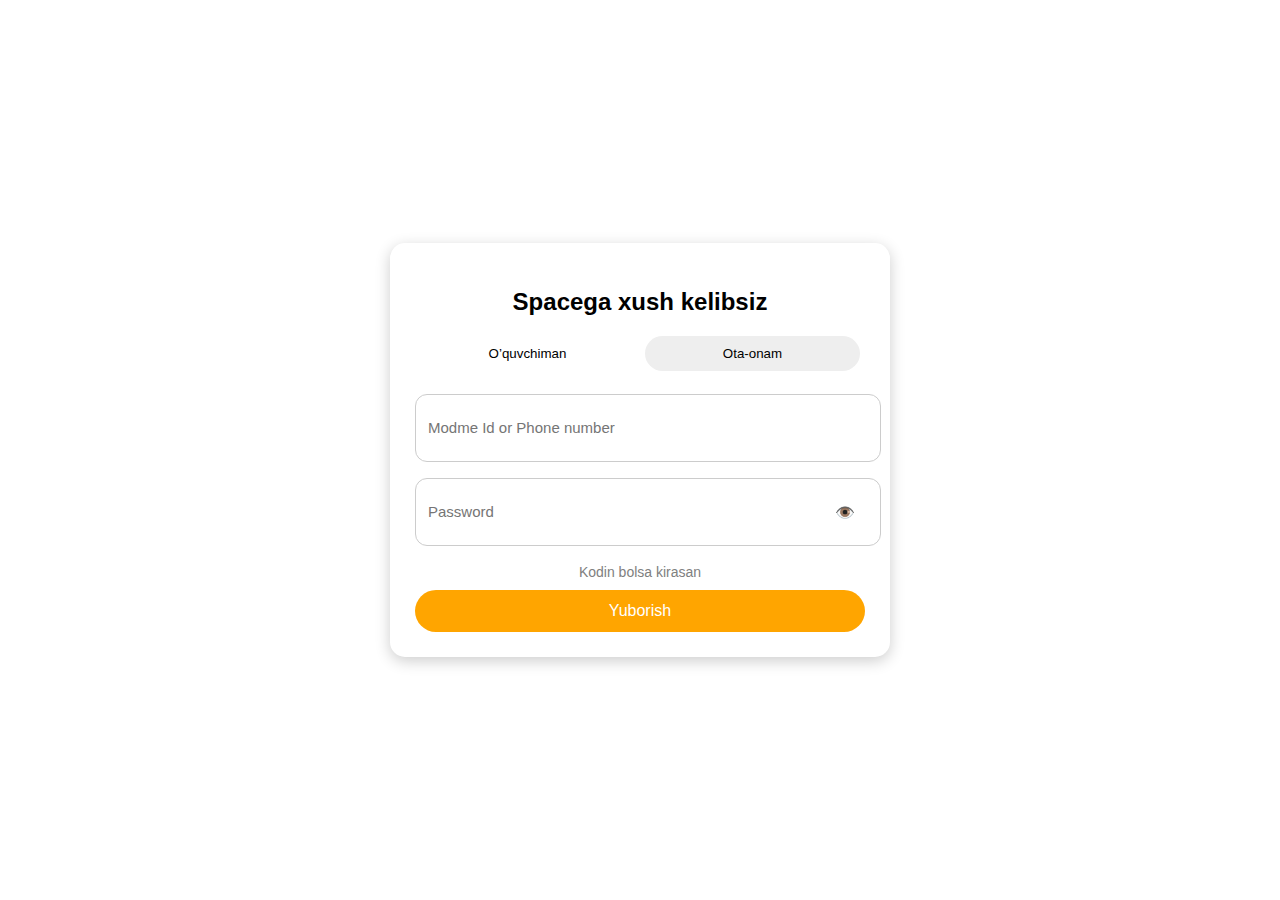
<file: index.html>
<!DOCTYPE html>
<html lang="uz">
<head>
  <meta charset="UTF-8">
  <meta name="viewport" content="width=device-width, initial-scale=1.0">
  <title>Space Login</title>
  <link rel="stylesheet" href="style.css">
</head>
<body>
  <div class="container">
    <div class="login-card">
      <h2>Spacega xush kelibsiz</h2>

      <div class="role-switch">
        <button class="active">O’quvchiman</button>
        <button>Ota-onam</button>
      </div>

      <input type="text" placeholder="Modme Id or Phone number" id="username"/>
      <div class="password-box">
        <input type="password" placeholder="Password" id="password"/>
        <span class="eye-icon">👁️</span>
      </div>

      <p class="qr-text">Kodin bolsa kirasan</p>
      <button class="submit-btn" id="loginBtn">Yuborish</button>
    </div>
  </div>

  <script src="script.js"></script>
</body>
</html>
</file>
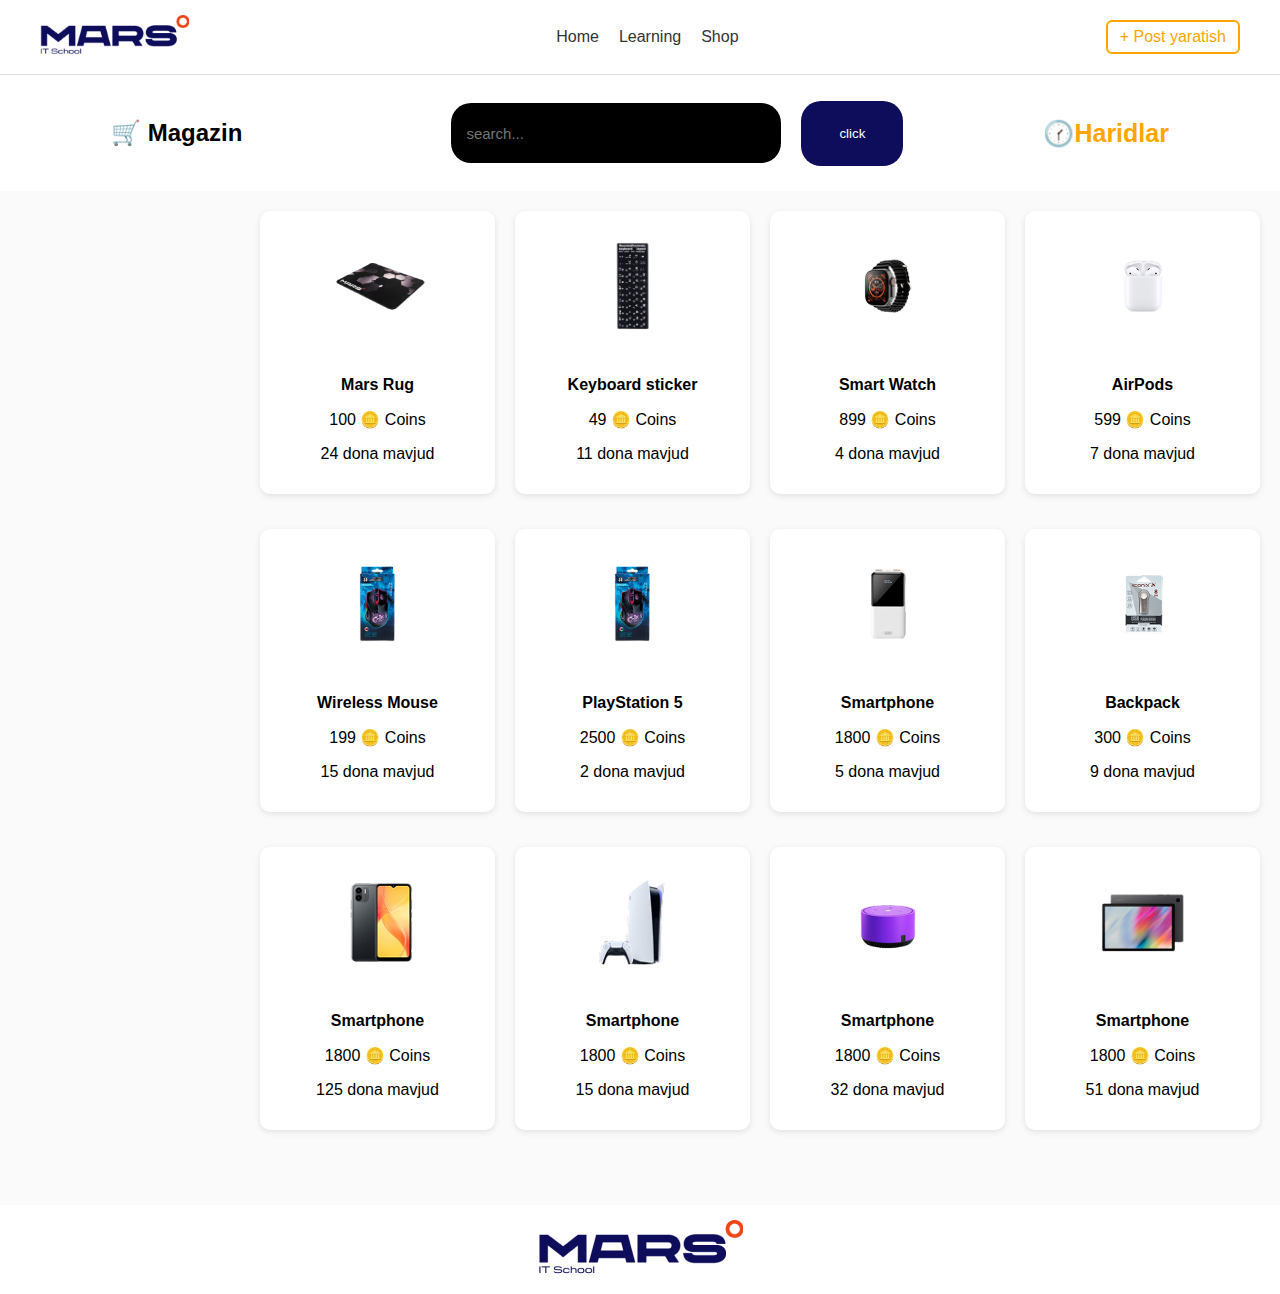
<file: dashboard.html>
<!DOCTYPE html>
<html lang="en">
<head>
  <meta charset="UTF-8">
  <meta name="viewport" content="width=device-width, initial-scale=1.0">
  <title>MARS Shop</title>
  <link rel="stylesheet" href="dash.css">
</head>
<body>

  <header>
    <div class="logo"><img src="image 2 (8).png" alt=""></div>
    <nav>
      <ul>
        <li>Home</li>
        <li>Learning</li>
        <li>Shop</li>
      </ul>
    </nav>
    <div class="post-btn">+ Post yaratish</div>
  </header>

  <section>
    <div class="dde">
      <h2 class="wee">🛒 Magazin</h2>
      <input type="text" placeholder="search..." class="in1">
      <button class="btn3">click</button>
      <p class="pop">🕜Haridlar</p>
    </div>

    <div class="products">

      <div class="card">
        <img src="image 10 (1).png" alt="Mars Rug">
        <h3>Mars Rug</h3>
        <p>100 🪙 Coins</p>
        <p>24 dona mavjud</p>
      </div>

      <div class="card">
        <img src="image 22 (1).png" alt="Keyboard Sticker">
        <h3>Keyboard sticker</h3>
        <p>49 🪙 Coins</p>
        <p>11 dona mavjud</p>
      </div>

      <div class="card">
        <img src="image 23 (1).png" alt="Smart Watch">
        <h3>Smart Watch</h3>
        <p>899 🪙 Coins</p>
        <p>4 dona mavjud</p>
      </div>

      <div class="card">
        <img src="image 26 (1).png" alt="AirPods">
        <h3>AirPods</h3>
        <p>599 🪙 Coins</p>
        <p>7 dona mavjud</p>
      </div>

      <div class="card">
        <img src="image 25 (1).png" alt="Wireless Mouse">
        <h3>Wireless Mouse</h3>
        <p>199 🪙 Coins</p>
        <p>15 dona mavjud</p>
      </div>

      <div class="card">
        <img src="image 25 (1).png" alt="PlayStation 5">
        <h3>PlayStation 5</h3>
        <p>2500 🪙 Coins</p>
        <p>2 dona mavjud</p>
      </div>

      <div class="card">
        <img src="image 27 (1).png" alt="Smartphone">
        <h3>Smartphone</h3>
        <p>1800 🪙 Coins</p>
        <p>5 dona mavjud</p>
      </div>

      <div class="card">
        <img src="image 28 (1).png" alt="Backpack">
        <h3>Backpack</h3>
        <p>300 🪙 Coins</p>
        <p>9 dona mavjud</p>
      </div>

      <div class="card">
        <img src="image 29 (1).png" alt="Smartphone">
        <h3>Smartphone</h3>
        <p>1800 🪙 Coins</p>
        <p>125 dona mavjud</p>
      </div>

      <div class="card">
        <img src="image 30 (1).png" alt="Smartphone">
        <h3>Smartphone</h3>
        <p>1800 🪙 Coins</p>
        <p>15 dona mavjud</p>
      </div>

      <div class="card">
        <img src="image 31 (1).png" alt="Smartphone">
        <h3>Smartphone</h3>
        <p>1800 🪙 Coins</p>
        <p>32 dona mavjud</p>
      </div>

      <div class="card">
        <img src="image 32 (1).png" alt="Smartphone">
        <h3>Smartphone</h3>
        <p>1800 🪙 Coins</p>
        <p>51 dona mavjud</p>
      </div>


    </div>
  </section>

  <footer>
    <img src="image 2 (8).png" alt="">
  </footer>

  <script src="script.js"></script>
</body>
</html>
</file>
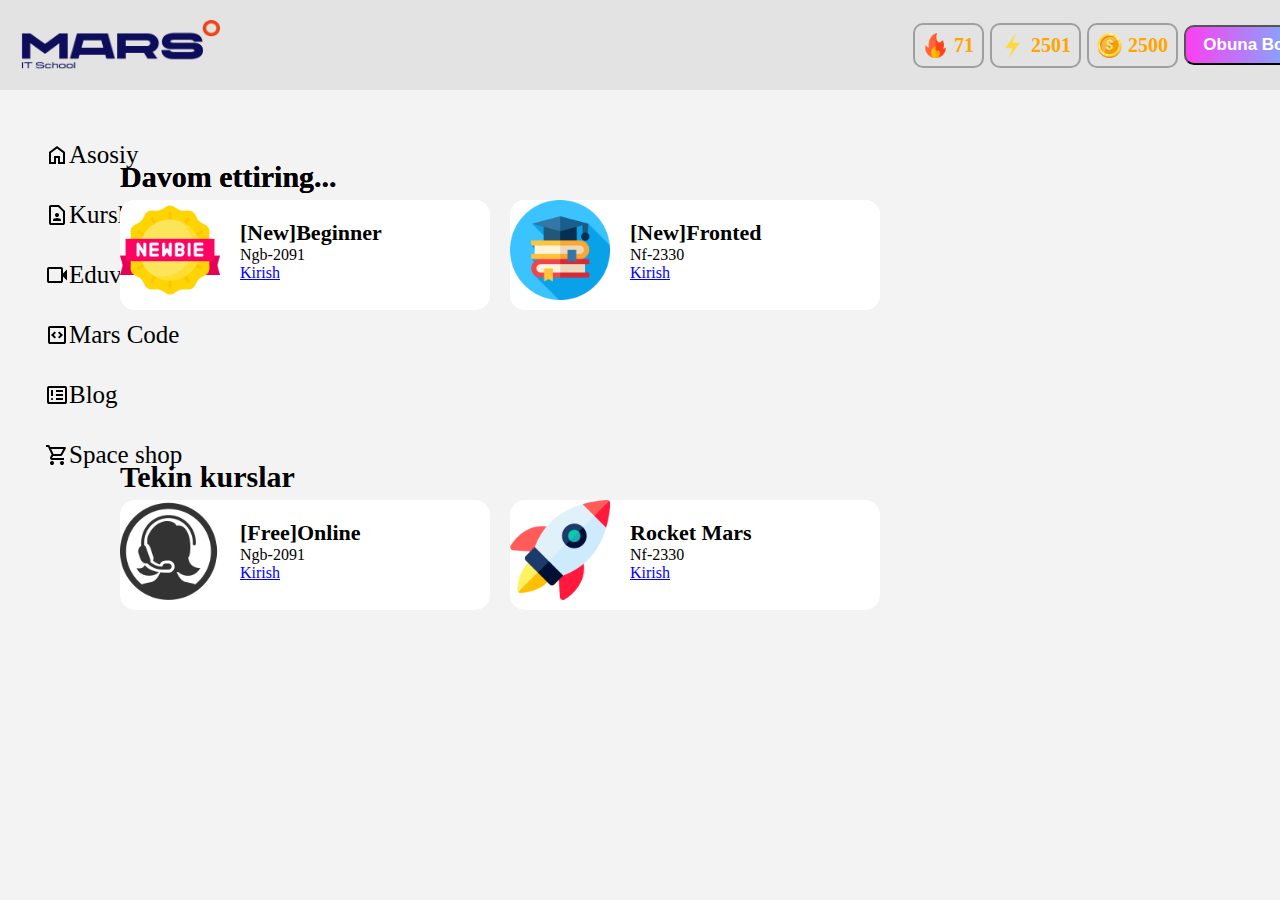
<file: second.html>
<!DOCTYPE html>
<html lang="en">
<head>
    <meta charset="UTF-8">
    <meta name="viewport" content="width=device-width, initial-scale=1.0">
    <title>Document</title>
    <link rel="stylesheet" href="second.css">
</head>
<body>
    <header class="header">
        <nav class="nav">
        <img class="logo" src="mars-icon.png" alt="">
        <div class="elements">
            <span><img src="fire.png" alt="">71</span>
            <span><img src="light.png" alt="">2501</span>
            <span><img src="dollar.png" alt="">2500</span>
            <button class="nav-btn">Obuna Boling</button>
            <button id="logout" class="logout">Log Out</button>
        </div>
        </nav> 
        <div class="header-elements">
        <div class="Menular">
            <ul class="menu">
            <li><svg xmlns="http://www.w3.org/2000/svg" height="24px" viewBox="0 -960 960 960" width="24px" fill="#000000"><path d="M240-200h120v-240h240v240h120v-360L480-740 240-560v360Zm-80 80v-480l320-240 320 240v480H520v-240h-80v240H160Zm320-350Z"/></svg>Asosiy</li>
            <li><svg xmlns="http://www.w3.org/2000/svg" height="24px" viewBox="0 -960 960 960" width="24px" fill="#000000"><path d="M480-400q33 0 56.5-23.5T560-480q0-33-23.5-56.5T480-560q-33 0-56.5 23.5T400-480q0 33 23.5 56.5T480-400ZM320-240h320v-23q0-24-13-44t-36-30q-26-11-53.5-17t-57.5-6q-30 0-57.5 6T369-337q-23 10-36 30t-13 44v23ZM720-80H240q-33 0-56.5-23.5T160-160v-640q0-33 23.5-56.5T240-880h320l240 240v480q0 33-23.5 56.5T720-80Zm0-80v-446L526-800H240v640h480Zm-480 0v-640 640Z"/></svg>Kurslarim</li>
            <li><svg xmlns="http://www.w3.org/2000/svg" height="24px" viewBox="0 -960 960 960" width="24px" fill="#000000"><path d="M160-160q-33 0-56.5-23.5T80-240v-480q0-33 23.5-56.5T160-800h480q33 0 56.5 23.5T720-720v180l160-160v440L720-420v180q0 33-23.5 56.5T640-160H160Zm0-80h480v-480H160v480Zm0 0v-480 480Z"/></svg>Eduverse</li>
            <li><svg xmlns="http://www.w3.org/2000/svg" height="24px" viewBox="0 -960 960 960" width="24px" fill="#000000"><path d="m384-336 56-57-87-87 87-87-56-57-144 144 144 144Zm192 0 144-144-144-144-56 57 87 87-87 87 56 57ZM200-120q-33 0-56.5-23.5T120-200v-560q0-33 23.5-56.5T200-840h560q33 0 56.5 23.5T840-760v560q0 33-23.5 56.5T760-120H200Zm0-80h560v-560H200v560Zm0-560v560-560Z"/></svg>Mars Code</li>
            <li><svg xmlns="http://www.w3.org/2000/svg" height="24px" viewBox="0 -960 960 960" width="24px" fill="#000000"><path d="M280-280q17 0 28.5-11.5T320-320q0-17-11.5-28.5T280-360q-17 0-28.5 11.5T240-320q0 17 11.5 28.5T280-280Zm-40-160h80v-240h-80v240Zm200 160h280v-80H440v80Zm0-160h280v-80H440v80Zm0-160h280v-80H440v80ZM160-120q-33 0-56.5-23.5T80-200v-560q0-33 23.5-56.5T160-840h640q33 0 56.5 23.5T880-760v560q0 33-23.5 56.5T800-120H160Zm0-80h640v-560H160v560Zm0 0v-560 560Z"/></svg>Blog</li>
            <li><svg xmlns="http://www.w3.org/2000/svg" height="24px" viewBox="0 -960 960 960" width="24px" fill="#000000"><path d="M280-80q-33 0-56.5-23.5T200-160q0-33 23.5-56.5T280-240q33 0 56.5 23.5T360-160q0 33-23.5 56.5T280-80Zm400 0q-33 0-56.5-23.5T600-160q0-33 23.5-56.5T680-240q33 0 56.5 23.5T760-160q0 33-23.5 56.5T680-80ZM246-720l96 200h280l110-200H246Zm-38-80h590q23 0 35 20.5t1 41.5L692-482q-11 20-29.5 31T622-440H324l-44 80h480v80H280q-45 0-68-39.5t-2-78.5l54-98-144-304H40v-80h130l38 80Zm134 280h280-280Z"/></svg><a style="color: black; text-decoration: none;" href="dashboard.html">Space shop</a></li>
        </ul>
        </div>        
        <div class="kurslar">
            <h4>Davom ettiring...</h4>
            <div class="card">
                <div class="card_img"><img src="newbie.png" alt=""></div>
                <div class="card_text"><h3>[New]Beginner</h3>
                    <p>Ngb-2091</p>
                    <a style="list-style: none; color: blue;"   href="">Kirish</a>
                </div>
            </div>
            <div class="card">
                <div class="card_img"><img src="studying.png" alt=""></div>
                <div class="card_text"><h3>[New]Fronted</h3>
                    <p>Nf-2330</p>
                    <a style="list-style: none; color: blue;"   href="">Kirish</a>
                </div>
            </div>
            </div>
            <div class="kurslar">
            <h4>Davom ettiring...</h4>
            <div class="card">
                <div class="card_img"><img src="newbie.png" alt=""></div>
                <div class="card_text"><h3>[New]Beginner</h3>
                    <p>Ngb-2091</p>
                    <a style="list-style: none; color: blue;"   href="">Kirish</a>
                </div>
            </div>
            <div class="card">
                <div class="card_img"><img src="studying.png" alt=""></div>
                <div class="card_text"><h3>[New]Fronted</h3>
                    <p>Nf-2330</p>
                    <a style="list-style: none; color: blue;"   href="">Kirish</a>
                </div>
            </div>
            </div>
            <div class="kurslar2">
                <h4>Tekin kurslar</h4>
                <div class="card">
                    <div class="card_img"><img src="circle.png" alt=""></div>
                    <div class="card_text"><h3>[Free]Online</h3>
                        <p>Ngb-2091</p>
                        <a style="list-style: none; color: blue;"   href="">Kirish</a>
                    </div>
                </div>
                <div class="card">
                    <div class="card_img"><img src="rocket.png" alt=""></div>
                    <div class="card_text"><h3>Rocket Mars</h3>
                        <p>Nf-2330</p>
                        <a style="list-style: none; color: blue;"   href="">Kirish</a>
                    </div>
                </div>
                </div>
        </div>  
    </header>

</body>
</html>
</file>
<file: style.css>
body {
  margin: 0;
  font-family: Arial, sans-serif;
}

.container {
  display: flex;
  justify-content: center;
  align-items: center;
  height: 100vh;
  background: url("https://imgcdn.stablediffusionweb.com/2024/9/12/0bcd91cd-5995-46c1-9464-da6f4f62c017.jpg") center/cover fixed;
}

.login-card {
  width: 450px;
  padding: 25px;
  border-radius: 15px;
  background: white;
  text-align: center;
  box-shadow: 0 4px 15px rgba(0, 0, 0, 0.2);
}

.role-switch {
  display: flex;
  justify-content: space-around;
  margin-bottom: 15px;
}

.role-switch button {
  flex: 1;
  padding: 10px;
  margin: 0 5px;
  border: none;
  border-radius: 20px;
  background: #eee;
  cursor: pointer;
  transition: 0.3s;
}

.role-switch button.active {
  background: rgb(255, 255, 255);
  color: rgb(0, 0, 0);
}

input {
  width: 440px;
  height: 42px;
  margin: 8px 0;
  padding: 12px;
  border-radius: 12px;
  border: 1.5px solid #ccc;
  font-size: 15px;
  outline: none;
  transition: 0.3s;
}

input:focus {
  border-color: orange;
  box-shadow: 0 0 5px rgba(255, 165, 0, 0.5);
}

.password-box {
  position: relative;
}

.eye-icon {
  position: absolute;
  right: 10px;
  top: 50%;
  transform: translateY(-50%);
  cursor: pointer;
}

.qr-text {
  margin: 10px 0;
  font-size: 14px;
  color: gray;
  cursor: pointer;
}

.submit-btn {
  width: 100%;
  padding: 12px;
  border: none;
  border-radius: 25px;
  background: orange;
  color: white;
  font-size: 16px;
  cursor: pointer;
  transition: 0.3s;
}

.submit-btn:hover {
  background: darkorange;
}

.dashboard {
  display: flex;
  height: 100vh;
  background: url("https://mars.nasa.gov/system/news_items/main_images/9695_mars20220805_PIA25771-web.jpg") center/cover fixed;
}

.sidebar {
  width: 200px;
  padding: 15px;
  background: orange;
  color: white;
}

.main-content {
  flex: 1;
  padding: 20px;
  color: white;
}

.card {
  background: rgba(0, 0, 0, 0.6);
  padding: 15px;
  border-radius: 10px;
  margin-bottom: 15px;
}
</file>
<file: dash.css>
body {
    margin: 0;
    font-family: Arial, sans-serif;
  }
  
  .container {
    display: flex;
    justify-content: center;
    align-items: center;
    height: 100vh;
    background: url("https://imgcdn.stablediffusionweb.com/2024/9/12/0bcd91cd-5995-46c1-9464-da6f4f62c017.jpg") center/cover fixed;
  }
  
  .login-card {
    width: 350px;
    padding: 25px;
    border-radius: 15px;
    background: white;
    text-align: center;
    box-shadow: 0 4px 15px rgba(0, 0, 0, 0.2);
  }
  
  .role-switch {
    display: flex;
    justify-content: space-around;
    margin-bottom: 15px;
  }
  
  .role-switch button {
    flex: 1;
    padding: 10px;
    margin: 0 5px;
    border: none;
    border-radius: 20px;
    background: #eee;
    cursor: pointer;
    transition: 0.3s;
  }
  
  .role-switch button.active {
    background: rgb(255, 255, 255);
    color: rgb(0, 0, 0);
  }
  
  input {
    width: 100%;
    margin: 8px 0;
    padding: 12px;
    border-radius: 12px;
    border: 1.5px solid #ccc;
    font-size: 15px;
    outline: none;
    transition: 0.3s;
  }
  
  input:focus {
    border-color: orange;
    box-shadow: 0 0 5px rgba(255, 165, 0, 0.5);
  }
  
  .password-box {
    position: relative;
  }
  
  .eye-icon {
    position: absolute;
    right: 10px;
    top: 50%;
    transform: translateY(-50%);
    cursor: pointer;
  }
  
  .qr-text {
    margin: 10px 0;
    font-size: 14px;
    color: gray;
    cursor: pointer;
  }
  
  .submit-btn {
    width: 100%;
    padding: 12px;
    border: none;
    border-radius: 25px;
    background: orange;
    color: white;
    font-size: 16px;
    cursor: pointer;
    transition: 0.3s;
  }
  
  .submit-btn:hover {
    background: darkorange;
  }
  
  .dashboard {
    display: flex;
    height: 100vh;
    background: url("https://mars.nasa.gov/system/news_items/main_images/9695_mars20220805_PIA25771-web.jpg") center/cover fixed;
  }
  
  .sidebar {
    width: 200px;
    padding: 15px;
    background: orange;
    color: white;
  }
  
  .main-content {
    flex: 1;
    padding: 20px;
    color: white;
  }
  
  .card {
    background: rgba(0, 0, 0, 0.6);
    padding: 15px;
    border-radius: 10px;
    margin-bottom: 15px;
  }
  


  body {
    margin: 0;
    font-family: Arial, sans-serif;
    background: #fafafa;
  }
  
  header {
    background: white;
    padding: 15px 40px;
    display: flex;
    justify-content: space-between;
    align-items: center;
    border-bottom: 1px solid #ddd;
  }
  
  header .logo img {
    height: 40px;
  }
  
  nav ul {
    display: flex;
    list-style: none;
    gap: 20px;
    margin: 0;
    padding: 0;
  }
  
  nav ul li {
    font-weight: 500;
    color: #333;
    cursor: pointer;
  }
  
  nav ul li.active {
    color: #e65100;
    border-bottom: 2px solid #e65100;
  }
  
  .post-btn {
    border: 2px solid orange;
    padding: 6px 12px;
    border-radius: 6px;
    color: orange;
    cursor: pointer;
  }
  
  /* 🔧 Magazin bo‘limi tekis holatda */
  .dde {
    display: flex;
    align-items: center;
    justify-content: center;
    gap: 20px;
    padding: 20px;
    background: white;
    width: 100%;
    box-sizing: border-box;
  }
  
  .wee {
    margin: 0;
    font-size: 24px;
    margin-right: 189px;
  }
  
  .in1 {
    width: 300px;
    height: 60px;
    border-radius: 20px;
    background-color: black;
    color: white;
    border: none;
    padding: 0 15px;
  }
  
  .btn3 {
    height: 65px;
    width: 102px;
    padding: 0 20px;
    border-radius: 20px;
    background-color: #0D0D5B;
    color: white;
    border: none;
    cursor: pointer;
  }
  .btn3:hover{
    background-color: #e65100;
  }
  
  .pop {
    margin: 0;
    font-weight: 600;
    color: orange;
    margin-left: 120px;
    font-size: 25px;
  }
  
  .products {
    display: grid;
    grid-template-columns: repeat(auto-fit, minmax(200px, 1fr));
    gap: 20px;
    padding: 20px 40px;
    width: 1000px;
    margin-left: 220px;
  }
  
  .card {
    background: white;
    border-radius: 10px;
    box-shadow: 0 2px 6px rgba(0,0,0,0.1);
    padding: 15px;
    text-align: center;
  }
  
  .card img {
    width: 120px;
    height: 120px;
    object-fit: contain;
    margin-bottom: 10px;
  }
  
  .card h3 {
    font-size: 16px;
    margin-bottom: 5px;
  }
  
  footer {
    text-align: center;
    background: #ffffff;
    color: white;
    padding: 15px;
    margin-top: 40px;
  }
</file>
<file: second.css>
*{
    margin: 0;
    padding: 0;
    box-sizing: border-box;
    list-style: none;
}
body{
    background-color: rgb(243, 243, 243);
}
.header{
    width: 1440px;
    margin: 0 auto;

}
.nav{
    width: 100%;
    background-color: rgb(227, 227, 227);
    display: flex;
    justify-content: space-between;
    padding: 20px;
    align-items: center;

}
.logo{
    width: 200px;
    height: 50px;
}
span{
    font-size: 20px;
    border: solid 2px rgb(159, 159, 159);
    padding: 8px;
    color: orange;
    border-radius: 10px;
    font-weight: 600;
    display: inline-flex;
    align-items: center;
    gap: 6px; 
}
.elements{
    display:flex;
    align-items: center;
    gap: 6px; 
}
span img{
    width: 25px;
    height: 25px;
}
.nav-btn{
    width: 150px;
    height: 40px;
    background: linear-gradient(90deg,#fc3ff2 0%, #4bd6ff 100%);
    border-radius: 10px;
    font-size: 17px;
    color: white;
    font-weight: 700;

}
.Menular{
    padding: 35px;
}
.menu{
    display: flex;
    justify-content: flex-end;
    flex-direction: column;
    gap: 10px;
    margin-top: 5px;
}
.menu li{
    padding: 10px;
    width: 250px;
    height: 50px;
    background-color: rgb(243, 243, 243);
    border-radius: 10px;
    font-size: 25px;
    text-align: center;
    font-weight: 300;
    color: rgb(0, 0, 0);
    display: flex;
    align-items: center;
}
 /* card qismi */
.kurslar{
    display: flex;
    gap: 20px;
    position: absolute;
    right: 400px;
    top: 200px;

}
.card{
    width: 370px;
    height: 110px;
    display: flex;
    background-color: rgb(255, 255, 255);
    border-radius: 15px;
}
.card_img img{
    width: 100px;
    height: 100x;
}
.card_text{
    padding: 20px;

}
.card_text h3{
    font-size: 22px;
}
h4{
    font-size: 30px;
    position: absolute;
    top: -40px;

}
.kurslar2{
    display: flex;
    gap: 20px;
    position: absolute;
    right: 400px;
    top: 500px;
}
.logout{
    width: 80px;
    height: 40px;
    border-radius: 18px;
    font-size: 15px;
    font-weight: 500;
}
</file>
